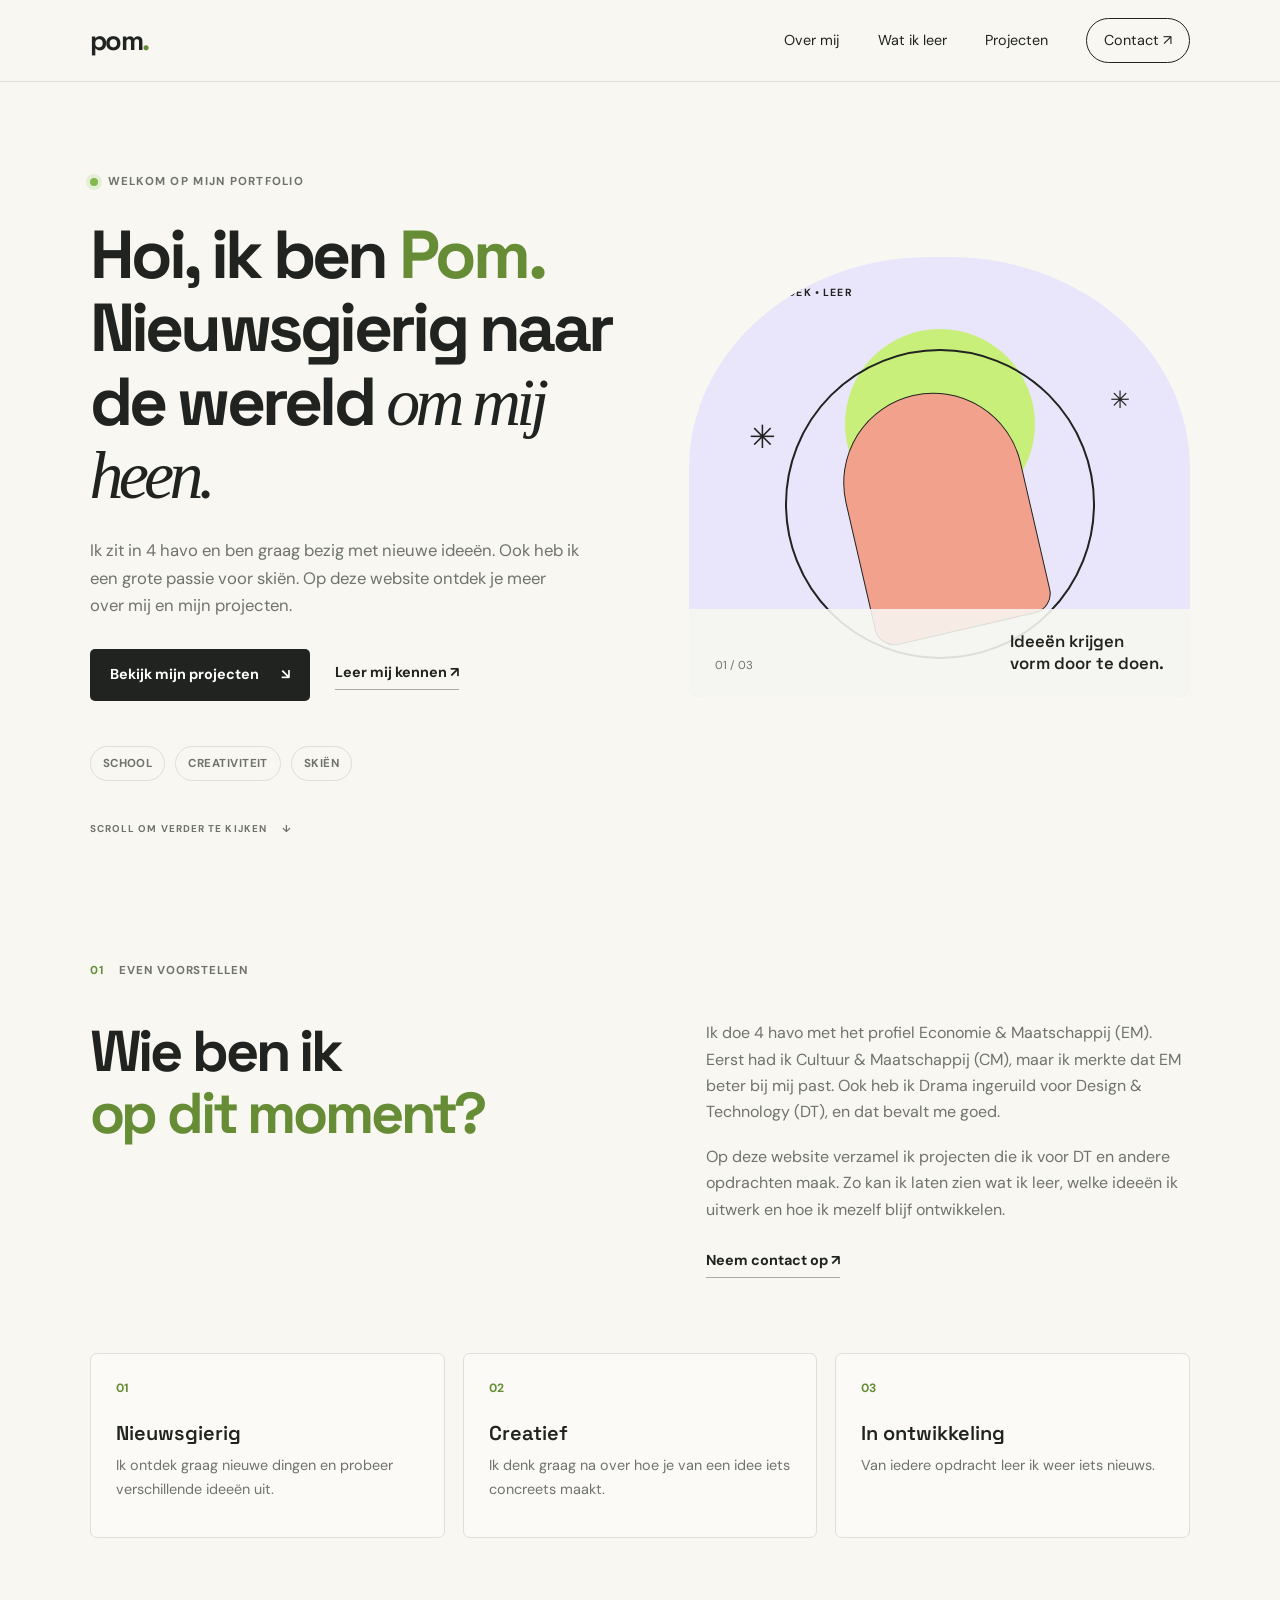
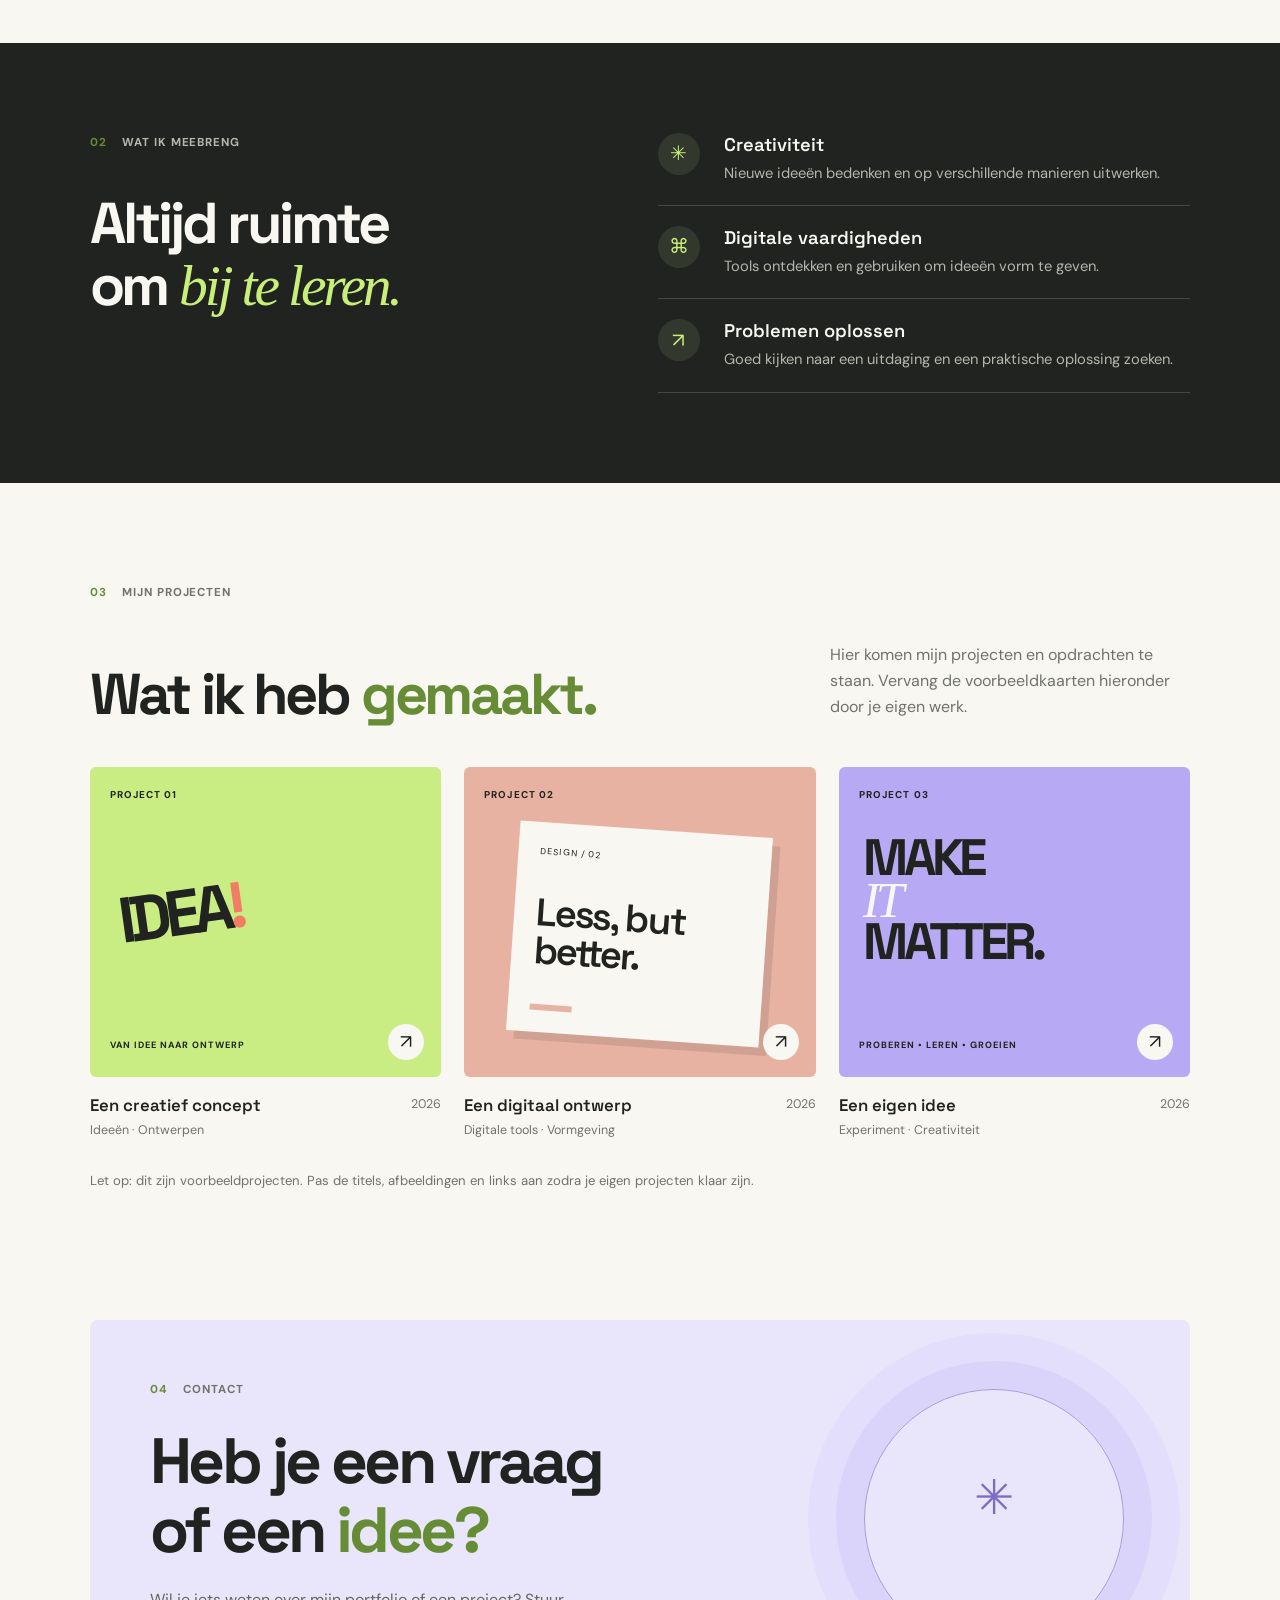
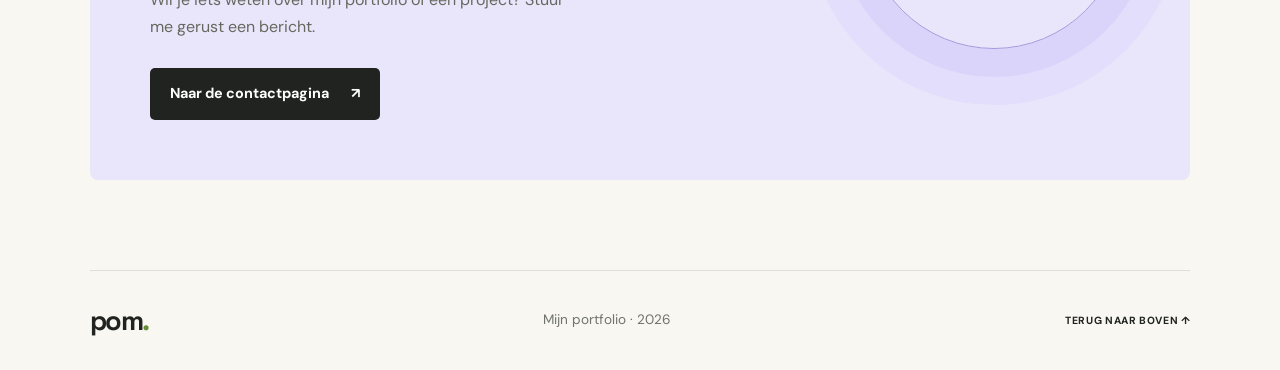
<file: index.html>
<html lang="nl">
<head>
  <meta charset="UTF-8">
  <meta name="viewport" content="width=device-width, initial-scale=1">
  <meta name="description" content="Het portfolio van Pom: school, projecten en interesses.">
  <title>Pom — Mijn portfolio</title>
  <link rel="preconnect" href="https://fonts.googleapis.com">
  <link rel="preconnect" href="https://fonts.gstatic.com" crossorigin>
  <link href="https://fonts.googleapis.com/css2?family=DM+Sans:wght@400;500;600;700&family=Space+Grotesk:wght@400;500;600;700&display=swap" rel="stylesheet">
  <link rel="stylesheet" href="style.css">
</head>
<body>
  <header class="site-header">
    <a class="logo" href="#home" aria-label="Pom, terug naar boven">pom<span>.</span></a>
    <nav aria-label="Hoofdnavigatie">
      <a href="#about">Over mij</a>
      <a href="#skills">Wat ik leer</a>
      <a href="#projects">Projecten</a>
      <a class="nav-cta" href="#contact">Contact <span aria-hidden="true">↗</span></a>
    </nav>
  </header>

  <main>
    <section class="hero wrap" id="home">
      <div class="hero-copy">
        <p class="eyebrow"><span class="dot"></span> Welkom op mijn portfolio</p>
        <h1>Hoi, ik ben <span class="accent">Pom.</span><br>Nieuwsgierig naar<br>de wereld <span class="serif">om mij heen.</span></h1>
        <p class="intro">Ik zit in 4 havo en ben graag bezig met nieuwe ideeën. Ook heb ik een grote passie voor skiën. Op deze website ontdek je meer over mij en mijn projecten.</p>
        <div class="hero-actions">
          <a class="button button-dark" href="#projects">Bekijk mijn projecten <span aria-hidden="true">↘</span></a>
          <a class="text-link" href="#about">Leer mij kennen <span aria-hidden="true">↗</span></a>
        </div>
        <div class="hero-tags"><span>School</span><span>Creativiteit</span><span>Skiën</span></div>
      </div>
      <div class="hero-art" aria-label="Decoratieve illustratie met kleurrijke vormen" role="img">
        <div class="art-note">MAAK • ONTDEK • LEER</div>
        <div class="sun"></div><div class="ring"></div><div class="blob"></div>
        <div class="art-caption"><span>01 / 03</span><strong>Ideeën krijgen<br>vorm door te doen.</strong></div>
        <span class="sparkle sparkle-one">✳</span><span class="sparkle sparkle-two">✳</span>
      </div>
      <a class="scroll-cue" href="#about">Scroll om verder te kijken <span aria-hidden="true">↓</span></a>
    </section>

    <section class="section wrap" id="about">
      <div class="section-label"><span>01</span><span>Even voorstellen</span></div>
      <div class="about-layout">
        <h2>Wie ben ik<br><span class="accent">op dit moment?</span></h2>
        <div class="about-copy">
          <p>Ik doe 4 havo met het profiel Economie & Maatschappij (EM). Eerst had ik Cultuur & Maatschappij (CM), maar ik merkte dat EM beter bij mij past. Ook heb ik Drama ingeruild voor Design & Technology (DT), en dat bevalt me goed.</p>
          <p>Op deze website verzamel ik projecten die ik voor DT en andere opdrachten maak. Zo kan ik laten zien wat ik leer, welke ideeën ik uitwerk en hoe ik mezelf blijf ontwikkelen.</p>
          <a class="text-link" href="#contact">Neem contact op <span aria-hidden="true">↗</span></a>
        </div>
      </div>
      <div class="values">
        <article><span class="value-number">01</span><h3>Nieuwsgierig</h3><p>Ik ontdek graag nieuwe dingen en probeer verschillende ideeën uit.</p></article>
        <article><span class="value-number">02</span><h3>Creatief</h3><p>Ik denk graag na over hoe je van een idee iets concreets maakt.</p></article>
        <article><span class="value-number">03</span><h3>In ontwikkeling</h3><p>Van iedere opdracht leer ik weer iets nieuws.</p></article>
      </div>
    </section>

    <section class="skills-band" id="skills">
      <div class="wrap skills-inner">
        <div><div class="section-label light"><span>02</span><span>Wat ik meebreng</span></div><h2>Altijd ruimte<br>om <span>bij te leren.</span></h2></div>
        <div class="skills-list">
          <article><span>✳</span><div><h3>Creativiteit</h3><p>Nieuwe ideeën bedenken en op verschillende manieren uitwerken.</p></div></article>
          <article><span>⌘</span><div><h3>Digitale vaardigheden</h3><p>Tools ontdekken en gebruiken om ideeën vorm te geven.</p></div></article>
          <article><span>↗</span><div><h3>Problemen oplossen</h3><p>Goed kijken naar een uitdaging en een praktische oplossing zoeken.</p></div></article>
        </div>
      </div>
    </section>

    <section class="section wrap" id="projects">
      <div class="section-label"><span>03</span><span>Mijn projecten</span></div>
      <div class="projects-heading"><h2>Wat ik heb <span class="accent">gemaakt.</span></h2><p>Hier komen mijn projecten en opdrachten te staan. Vervang de voorbeeldkaarten hieronder door je eigen werk.</p></div>
      <div class="projects-grid">
        <article class="project-card">
          <a href="#contact" class="project-art project-art-one" aria-label="Meer informatie over project 1"><span class="project-kicker">PROJECT 01</span><div class="poster-word">IDEA<span>!</span></div><span class="poster-foot">VAN IDEE NAAR ONTWERP</span><span class="project-arrow">↗</span></a>
          <div class="project-meta"><div><h3>Een creatief concept</h3><p>Ideeën · Ontwerpen</p></div><span>2026</span></div>
        </article>
        <article class="project-card">
          <a href="#contact" class="project-art project-art-two" aria-label="Meer informatie over project 2"><span class="project-kicker">PROJECT 02</span><div class="mini-card"><span>DESIGN / 02</span><strong>Less, but<br>better.</strong><i></i></div><span class="project-arrow">↗</span></a>
          <div class="project-meta"><div><h3>Een digitaal ontwerp</h3><p>Digitale tools · Vormgeving</p></div><span>2026</span></div>
        </article>
        <article class="project-card">
          <a href="#contact" class="project-art project-art-three" aria-label="Meer informatie over project 3"><span class="project-kicker">PROJECT 03</span><div class="poster-three">MAKE<br><em>IT</em><br>MATTER.</div><span class="poster-foot">PROBEREN • LEREN • GROEIEN</span><span class="project-arrow">↗</span></a>
          <div class="project-meta"><div><h3>Een eigen idee</h3><p>Experiment · Creativiteit</p></div><span>2026</span></div>
        </article>
      </div>
      <p class="note">Let op: dit zijn voorbeeldprojecten. Pas de titels, afbeeldingen en links aan zodra je eigen projecten klaar zijn.</p>
    </section>

    <section class="contact-section wrap" id="contact">
      <div class="contact-card">
        <div class="contact-shape"></div>
        <div class="section-label"><span>04</span><span>Contact</span></div>
        <h2>Heb je een vraag<br>of een <span class="accent">idee?</span></h2>
        <p>Wil je iets weten over mijn portfolio of een project? Stuur me gerust een bericht.</p>
        <a class="button button-dark" href="contact.html">Naar de contactpagina <span aria-hidden="true">↗</span></a>
        <span class="contact-star" aria-hidden="true">✳</span>
      </div>
    </section>
  </main>

  <footer class="site-footer wrap">
    <a class="logo" href="#home">pom<span>.</span></a>
    <p>Mijn portfolio · 2026</p>
    <a href="#home" class="back-top">Terug naar boven ↑</a>
  </footer>
</body>
</html>
</file>
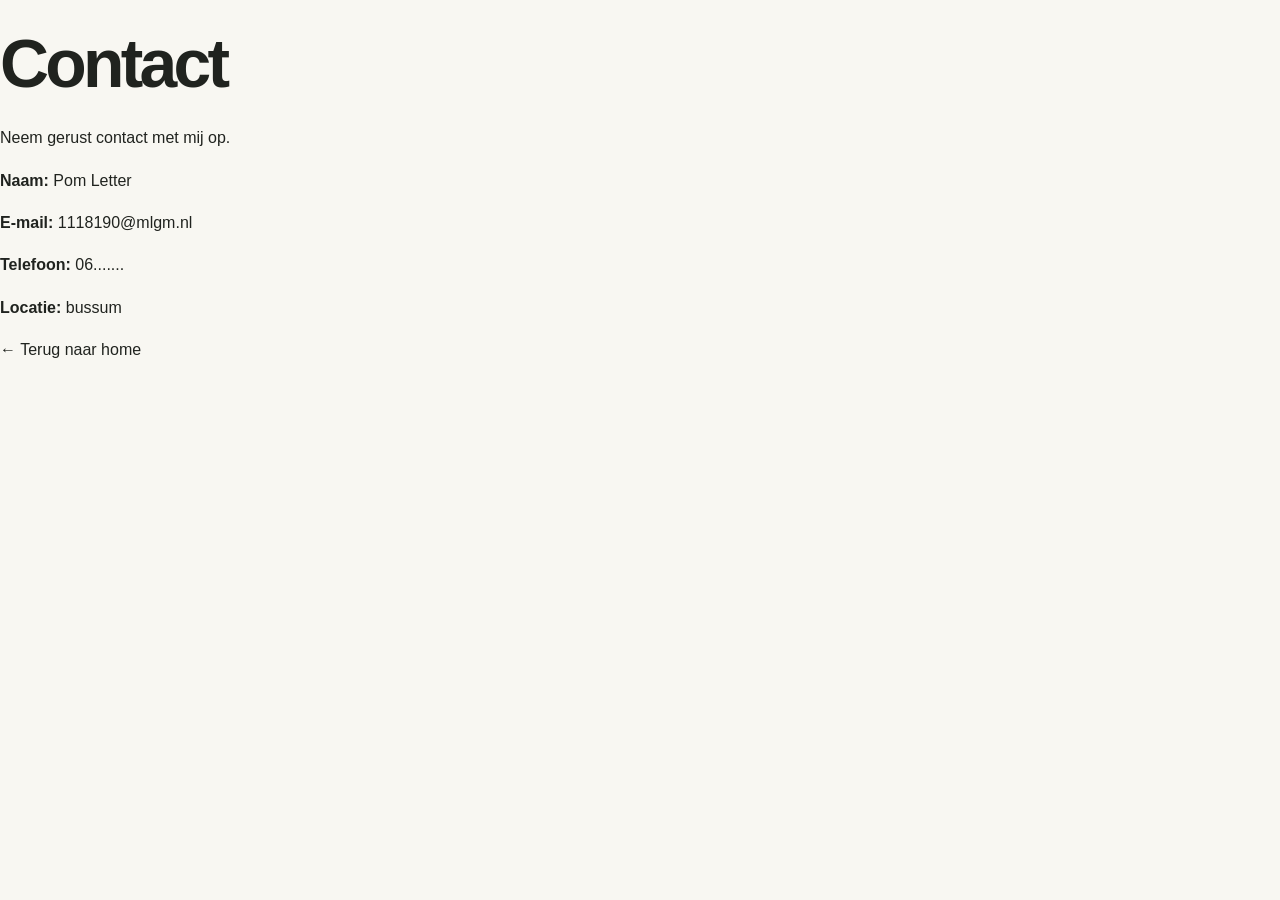
<file: contact.html>
<!DOCTYPE html>
<html lang="nl">
<head>
    <meta charset="UTF-8">
    <meta name="viewport" content="width=device-width, initial-scale=1.0">
    <title>Contact - Portfolio</title>

    <link rel="stylesheet" href="style.css">
</head>
<body>

    <section class="contact-page">

        <h1>Contact</h1>

        <p>Neem gerust contact met mij op.</p>

        <div class="contact-info">
            <p><strong>Naam:</strong> Pom Letter</p>
            <p><strong>E-mail:</strong> 1118190@mlgm.nl</p>
            <p><strong>Telefoon:</strong> 06.......</p>
            <p><strong>Locatie:</strong> bussum </p>
        </div>

        <a href="index.html" class="btn btn-primary">
            ← Terug naar home
        </a>

    </section>

</body>
</html>
</file>
<file: style.css>
:root {
  --paper: #f8f7f2;
  --ink: #20231f;
  --muted: #6f736b;
  --green: #c8ef79;
  --purple: #b6a4f5;
  --line: #dedfd7;
  --display: "Space Grotesk", sans-serif;
  --body: "DM Sans", sans-serif;
}
* { box-sizing: border-box; }
html { scroll-behavior: smooth; scroll-padding-top: 90px; }
body { margin: 0; background: var(--paper); color: var(--ink); font-family: var(--body); line-height: 1.65; }
a { color: inherit; text-decoration: none; }
.site-header { height: 82px; display: flex; align-items: center; justify-content: space-between; padding: 0 7vw; border-bottom: 1px solid var(--line); }
.logo { font: 700 1.7rem var(--display); letter-spacing: -1.5px; }
.logo span, .accent { color: #668d35; }
.site-header nav { display: flex; align-items: center; gap: clamp(18px, 3vw, 42px); font-size: .9rem; }
.site-header nav a:not(.nav-cta) { transition: opacity .2s; }
.site-header nav a:hover { opacity: .65; }
.nav-cta { padding: 10px 17px; border: 1px solid var(--ink); border-radius: 99px; }
.wrap { width: min(1120px, 86%); margin-inline: auto; }
.hero { min-height: 680px; padding-top: 90px; padding-bottom: 80px; display: grid; grid-template-columns: 1.05fr .95fr; align-items: center; gap: 45px; position: relative; }
.eyebrow, .section-label, .art-note, .project-kicker, .poster-foot, .hero-tags, .scroll-cue, .back-top { font-size: .72rem; font-weight: 700; letter-spacing: .11em; text-transform: uppercase; }
.eyebrow { display: flex; align-items: center; gap: 10px; color: var(--muted); }
.dot { display: inline-block; width: 8px; height: 8px; background: #83b84d; border-radius: 50%; box-shadow: 0 0 0 4px #e4efd7; }
h1, h2, h3, p { margin-top: 0; }
h1, h2 { font-family: var(--display); letter-spacing: -.055em; line-height: 1.08; }
h1 { font-size: clamp(3rem, 5.3vw, 5rem); margin: 27px 0 25px; }
.serif { font-family: Georgia, serif; font-style: italic; font-weight: 400; letter-spacing: -.07em; }
.intro { color: var(--muted); max-width: 490px; font-size: 1.04rem; }
.hero-actions { display: flex; align-items: center; gap: 25px; flex-wrap: wrap; margin-top: 30px; }
.button { display: inline-flex; align-items: center; gap: 22px; padding: 14px 20px; border-radius: 5px; font-weight: 700; font-size: .9rem; transition: transform .2s, background .2s; }
.button:hover { transform: translateY(-3px); }
.button-dark { background: var(--ink); color: white; }
.button-dark:hover { background: #41463d; }
.text-link { font-weight: 700; font-size: .9rem; border-bottom: 1px solid #a9ad9f; padding-bottom: 4px; }
.hero-tags { display: flex; gap: 10px; margin-top: 45px; color: var(--muted); letter-spacing: .04em; }
.hero-tags span { padding: 7px 12px; border: 1px solid var(--line); border-radius: 99px; }
.hero-art { position: relative; min-height: 440px; border-radius: 48% 48% 10px 10px; overflow: hidden; background: #e9e6fb; isolation: isolate; }
.art-note { position: absolute; top: 27px; left: 28px; z-index: 4; font-size: .65rem; }
.sun { width: 190px; height: 190px; border-radius: 50%; background: var(--green); position: absolute; top: 72px; left: 50%; transform: translateX(-50%); }
.ring { position: absolute; width: 310px; height: 310px; border: 2px solid var(--ink); border-radius: 50%; top: 92px; left: 50%; transform: translateX(-50%); }
.blob { position: absolute; width: 180px; height: 240px; border-radius: 90px 90px 20px 20px; background: #f1a18c; left: 50%; bottom: 65px; transform: translateX(-50%) rotate(-13deg); border: 1px solid var(--ink); }
.art-caption { position: absolute; z-index: 5; bottom: 0; left: 0; right: 0; padding: 22px 26px; display: flex; align-items: end; justify-content: space-between; background: rgba(248,247,242,.88); }
.art-caption span { color: var(--muted); font-size: .72rem; }
.art-caption strong { font: 600 1.05rem/1.3 var(--display); }
.sparkle { position: absolute; z-index: 4; font-size: 2rem; }
.sparkle-one { top: 35%; left: 12%; }.sparkle-two { right: 12%; top: 28%; font-size: 1.5rem; }
.scroll-cue { position: absolute; bottom: 24px; left: 0; display: flex; gap: 15px; color: var(--muted); font-size: .62rem; }
.section { padding-top: 100px; padding-bottom: 105px; }
.section-label { display: flex; align-items: center; gap: 15px; color: var(--muted); margin-bottom: 40px; }
.section-label span:first-child { color: #668d35; }
.section-label span:last-child { letter-spacing: .08em; }
.about-layout { display: grid; grid-template-columns: 1fr 1fr; gap: 12%; }
h2 { font-size: clamp(2.5rem, 4.5vw, 4rem); margin-bottom: 0; }
.about-copy { max-width: 510px; color: var(--muted); }
.about-copy p + p { margin-top: 18px; }
.about-copy .text-link { display: inline-block; color: var(--ink); margin-top: 10px; }
.values { display: grid; grid-template-columns: repeat(3, 1fr); gap: 18px; margin-top: 75px; }
.values article { padding: 25px; border: 1px solid var(--line); border-radius: 7px; min-height: 185px; background: rgba(255,255,255,.35); }
.value-number { font-size: .75rem; color: #668d35; font-weight: 700; }
.values h3 { font: 600 1.25rem var(--display); margin: 22px 0 8px; }
.values p { font-size: .9rem; color: var(--muted); margin-bottom: 0; }
.skills-band { background: var(--ink); color: var(--paper); padding: 90px 0; }
.skills-inner { display: grid; grid-template-columns: .9fr 1.1fr; gap: 12%; }
.light { color: #b4b8ad; }
.skills-inner h2 { font-size: clamp(2.8rem, 4.5vw, 4rem); }
.skills-inner h2 span { color: var(--green); font-family: Georgia, serif; font-style: italic; font-weight: 400; }
.skills-list article { display: grid; grid-template-columns: 48px 1fr; gap: 18px; padding: 20px 0; border-bottom: 1px solid #454940; }
.skills-list article:first-child { padding-top: 0; }
.skills-list article > span { display: grid; place-items: center; width: 42px; height: 42px; background: #33382f; border-radius: 50%; color: var(--green); font-size: 1.25rem; }
.skills-list h3 { margin: 0 0 5px; font: 600 1.15rem var(--display); }
.skills-list p { margin: 0; color: #b4b8ad; font-size: .92rem; }
.projects-heading { display: flex; justify-content: space-between; align-items: end; gap: 40px; margin-bottom: 42px; }
.projects-heading p { max-width: 360px; color: var(--muted); margin-bottom: 4px; }
.projects-grid { display: grid; grid-template-columns: repeat(3, 1fr); gap: 23px; }
.project-art { min-height: 310px; display: block; position: relative; overflow: hidden; border-radius: 6px; padding: 20px; transition: transform .25s; }
.project-art:hover { transform: translateY(-5px); }
.project-art-one { background: #c9ed82; }
.project-art-two { background: #e8b2a3; }
.project-art-three { background: #b8a9f4; }
.project-kicker { position: absolute; top: 20px; left: 20px; font-size: .62rem; }
.project-arrow { position: absolute; right: 17px; bottom: 17px; display: grid; place-items: center; width: 36px; height: 36px; background: var(--paper); border-radius: 50%; font-size: 1.2rem; }
.poster-word { position: absolute; top: 38%; left: 8%; font: 700 clamp(3.5rem, 5vw, 5.5rem)/.9 var(--display); letter-spacing: -.1em; transform: rotate(-8deg); }
.poster-word span { color: #f17d65; }
.poster-foot { position: absolute; bottom: 24px; left: 20px; font-size: .57rem; }
.mini-card { position: absolute; top: 62px; bottom: 38px; left: 14%; right: 14%; padding: 22px; background: #f8f7f2; box-shadow: 8px 8px 0 rgba(32,35,31,.12); display: flex; flex-direction: column; justify-content: space-between; transform: rotate(4deg); }
.mini-card span { font-size: .55rem; letter-spacing: .12em; }
.mini-card strong { font: 600 clamp(1.8rem, 3vw, 2.6rem)/1 var(--display); letter-spacing: -.06em; }
.mini-card i { width: 42px; height: 6px; background: #e8b2a3; }
.poster-three { position: absolute; top: 70px; left: 24px; font: 700 clamp(2.8rem, 4vw, 4.5rem)/.82 var(--display); letter-spacing: -.08em; }
.poster-three em { color: #f8f7f2; font-family: Georgia, serif; font-weight: 400; }
.project-meta { display: flex; justify-content: space-between; gap: 12px; padding-top: 17px; }
.project-meta h3 { font: 600 1.05rem var(--display); margin: 0 0 4px; }
.project-meta p, .project-meta > span { font-size: .78rem; color: var(--muted); margin: 0; }
.note { margin-top: 30px; color: var(--muted); font-size: .82rem; }
.contact-section { padding-top: 10px; padding-bottom: 90px; }
.contact-card { position: relative; overflow: hidden; padding: 60px; border-radius: 8px; background: #e9e6fb; }
.contact-card .section-label { margin-bottom: 28px; }
.contact-card h2 { font-size: clamp(2.8rem, 5vw, 4.6rem); }
.contact-card > p { max-width: 430px; color: #66685f; margin: 22px 0 28px; }
.contact-shape { position: absolute; width: 260px; height: 260px; right: 6%; top: 15%; border: 1px solid #a79add; border-radius: 50%; box-shadow: 0 0 0 28px rgba(182,164,245,.18), 0 0 0 56px rgba(182,164,245,.12); }
.contact-card > *:not(.contact-shape):not(.contact-star) { position: relative; z-index: 1; }
.contact-star { position: absolute; right: 16%; top: 30%; font-size: 3rem; color: #7e6cc5; }
.site-footer { min-height: 100px; display: flex; align-items: center; justify-content: space-between; gap: 20px; border-top: 1px solid var(--line); }
.site-footer p { margin: 0; color: var(--muted); font-size: .85rem; }
.back-top { font-size: .65rem; letter-spacing: .06em; }
@media (max-width: 800px) {
  .site-header { height: auto; min-height: 75px; padding: 18px 7%; align-items: flex-start; gap: 20px; }
  .site-header nav { gap: 13px; flex-wrap: wrap; justify-content: flex-end; font-size: .8rem; }
  .nav-cta { padding: 5px 10px; }
  .hero { grid-template-columns: 1fr; padding-top: 65px; gap: 35px; }
  .hero-art { min-height: 390px; width: 100%; max-width: 520px; margin: auto; }
  .scroll-cue { display: none; }
  .about-layout, .skills-inner { grid-template-columns: 1fr; gap: 35px; }
  .values { margin-top: 45px; }
  .projects-heading { display: block; }
  .projects-heading p { margin-top: 20px; }
  .projects-grid { grid-template-columns: repeat(2, 1fr); }
  .project-art { min-height: 280px; }
  .contact-shape { right: -10%; opacity: .55; }
}
@media (max-width: 540px) {
  .site-header { display: block; }
  .site-header nav { justify-content: flex-start; margin-top: 12px; gap: 10px 16px; }
  .wrap { width: 88%; }
  .hero { padding-top: 48px; padding-bottom: 60px; }
  h1 { font-size: clamp(2.8rem, 13vw, 4rem); }
  .hero-art { min-height: 330px; }
  .sun { width: 150px; height: 150px; }
  .ring { width: 250px; height: 250px; }
  .blob { width: 145px; height: 195px; }
  .section { padding-top: 70px; padding-bottom: 75px; }
  .values, .projects-grid { grid-template-columns: 1fr; }
  .values article { min-height: 0; }
  .project-art { min-height: 340px; }
  .skills-band { padding: 70px 0; }
  .contact-section { padding-bottom: 55px; }
  .contact-card { padding: 35px 25px; }
  .contact-shape { width: 180px; height: 180px; top: auto; bottom: 5%; right: -20%; }
  .contact-star { right: 9%; top: 42%; }
  .site-footer { padding: 25px 0; flex-wrap: wrap; }
  .site-footer p { order: 3; width: 100%; }
}
@media (prefers-reduced-motion: reduce) {
  html { scroll-behavior: auto; }
  *, *::before, *::after { transition-duration: .01ms !important; animation-duration: .01ms !important; }
}
</file>
